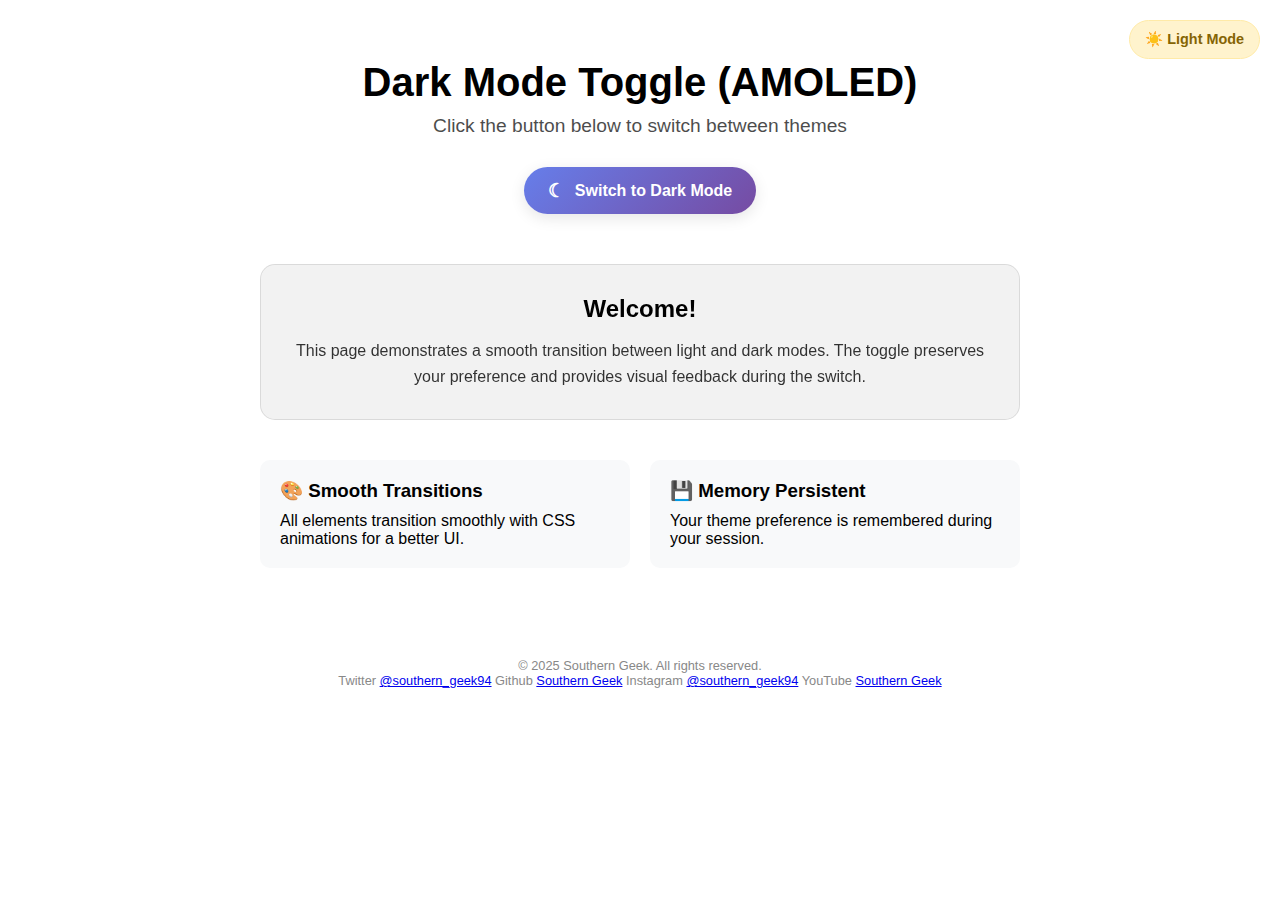
<file: HTML-CSS-JS/Small Projects/Dark Mode Switcher/index.html>
<!DOCTYPE html>
<html lang="en">
<head>
    <meta charset="UTF-8">
    <meta name="viewport" content="width=device-width, initial-scale=1.0">
    <title>Southern Geek's Dark Mode Toggle (AMOLED)</title>
    <style>
        * {
            margin: 0;
            padding: 0;
            box-sizing: border-box;
        }

        body {
            font-family: 'Arial', sans-serif;
            transition: background-color 0.3s ease, color 0.3s ease;
            min-height: 100vh;
            padding: 20px;
        }

        /* Light mode styles */
        body.light {
            background-color: #ffffff;
            color: #000000;
        }

        /* Dark mode styles */
        body.dark {
            background-color: #000000;
            color: #e0e0e0;
        }

        .container {
            max-width: 800px;
            margin: 0 auto;
            padding: 40px 20px;
        }

        .header {
            text-align: center;
            margin-bottom: 40px;
        }

        h1 {
            font-size: 2.5rem;
            margin-bottom: 10px;
            transition: color 0.3s ease;
        }

        .subtitle {
            font-size: 1.2rem;
            opacity: 0.7;
            margin-bottom: 30px;
        }

        .toggle-button {
            display: inline-flex;
            align-items: center;
            gap: 10px;
            padding: 12px 24px;
            border: none;
            border-radius: 25px;
            font-size: 1rem;
            font-weight: 600;
            cursor: pointer;
            transition: all 0.3s ease;
            box-shadow: 0 4px 15px rgba(0, 0, 0, 0.1);
        }

        .light .toggle-button {
            background: linear-gradient(135deg, #667eea 0%, #764ba2 100%);
            color: white;
        }

        .dark .toggle-button {
            background: linear-gradient(135deg, #ffeaa7 0%, #fab1a0 100%);
            color: #333;
        }

        .toggle-button:hover {
            transform: translateY(-2px);
            box-shadow: 0 6px 20px rgba(0, 0, 0, 0.2);
        }

        .toggle-button:active {
            transform: translateY(0);
        }

        .icon {
            font-size: 1.2rem;
            transition: transform 0.3s ease;
        }

        .toggle-button:hover .icon {
            transform: rotate(15deg);
        }

        .content {
            margin-top: 50px;
            text-align: center;
        }

        .card {
            background: rgba(255, 255, 255, 0.1);
            backdrop-filter: blur(10px);
            border-radius: 15px;
            padding: 30px;
            margin: 20px 0;
            border: 1px solid rgba(255, 255, 255, 0.2);
            transition: all 0.3s ease;
        }

        .light .card {
            background: rgba(0, 0, 0, 0.05);
            border: 1px solid rgba(0, 0, 0, 0.1);
        }

        .dark .card {
            background: rgba(255, 255, 255, 0.05);
            border: 1px solid rgba(255, 255, 255, 0.1);
        }

        .card h2 {
            margin-bottom: 15px;
            font-size: 1.5rem;
        }

        .card p {
            line-height: 1.6;
            opacity: 0.8;
        }

        .features {
            display: grid;
            grid-template-columns: repeat(auto-fit, minmax(250px, 1fr));
            gap: 20px;
            margin-top: 40px;
        }

        .feature {
            text-align: left;
            padding: 20px;
            border-radius: 10px;
            transition: all 0.3s ease;
        }

        .light .feature {
            background: #f8f9fa;
        }

        .dark .feature {
            background: #2d2d2d;
        }

        .feature h3 {
            margin-bottom: 10px;
            color: inherit;
        }

        .status {
            position: fixed;
            top: 20px;
            right: 20px;
            padding: 10px 15px;
            border-radius: 20px;
            font-size: 0.9rem;
            font-weight: 600;
            transition: all 0.3s ease;
        }

        .light .status {
            background: #fff3cd;
            color: #856404;
            border: 1px solid #ffeaa7;
        }

        .dark .status {
            background: #2d3748;
            color: #cbd5e0;
            border: 1px solid #4a5568;
        }
    </style>
</head>
<body class="light">
    <div class="status" id="status">☀️ Light Mode</div>
    
    <div class="container">
        <div class="header">
            <h1>Dark Mode Toggle (AMOLED)</h1>
            <p class="subtitle">Click the button below to switch between themes</p>
            <button class="toggle-button" id="themeToggle">
                <span class="icon" id="toggleIcon">🌙</span>
                <span id="toggleText">Switch to AMOLED Dark Mode</span>
            </button>
        </div>

        <div class="content">
            <div class="card">
                <h2>Welcome!</h2>
                <p>This page demonstrates a smooth transition between light and dark modes. The toggle preserves your preference and provides visual feedback during the switch.</p>
            </div>

            <div class="features">
                <div class="feature">
                    <h3>🎨 Smooth Transitions</h3>
                    <p>All elements transition smoothly with CSS animations for a better UI.</p>
                </div>
                <div class="feature">
                    <h3>💾 Memory Persistent</h3>
                    <p>Your theme preference is remembered during your session.</p>
                </div>
            </div>
        </div>
    </div>

    <script>
        // Get references to elements
        const body = document.body;
        const toggleButton = document.getElementById('themeToggle');
        const toggleIcon = document.getElementById('toggleIcon');
        const toggleText = document.getElementById('toggleText');
        const status = document.getElementById('status');

        // Track current theme
        let isDark = false;

        // Function to update theme
        function updateTheme() {
            if (isDark) {
                body.className = 'dark';
                toggleIcon.textContent = '☀️';
                toggleText.textContent = 'Switch to Light Mode';
                status.innerHTML = '☾ Dark Mode';
            } else {
                body.className = 'light';
                toggleIcon.textContent = '☾';
                toggleText.textContent = 'Switch to Dark Mode';
                status.innerHTML = '☀️ Light Mode';
            }
        }

        // Add click event listener to toggle button
        toggleButton.addEventListener('click', function() {
            isDark = !isDark;
            updateTheme();
            
            // Add a little animation feedback
            toggleButton.style.transform = 'scale(0.95)';
            setTimeout(() => {
                toggleButton.style.transform = '';
            }, 150);
        });

        // Initialize theme
        updateTheme();

        // Optional: Add keyboard support
        toggleButton.addEventListener('keydown', function(e) {
            if (e.key === 'Enter' || e.key === ' ') {
                e.preventDefault();
                toggleButton.click();
            }
        });
    </script>
    <footer style="text-align: center; margin-top: 50px; font-size: 0.8rem; color: #888;">
        &copy; 2025 Southern Geek. All rights reserved.
    <br />
        Twitter <a href="https://x.com/southern_geek94" target="_blank"> @southern_geek94</a>
        Github <a href="https://github.com/Southern-Geek" target="_blank"> Southern Geek</a>
        Instagram <a href="https://www.instagram.com/southerngeek94/" target="_blank"> @southern_geek94</a>
        YouTube <a href="https://www.youtube.com/@SouthernGeek-94/featured" target="_blank"> Southern Geek</a>
    </footer>
</body>
</html>
</file>
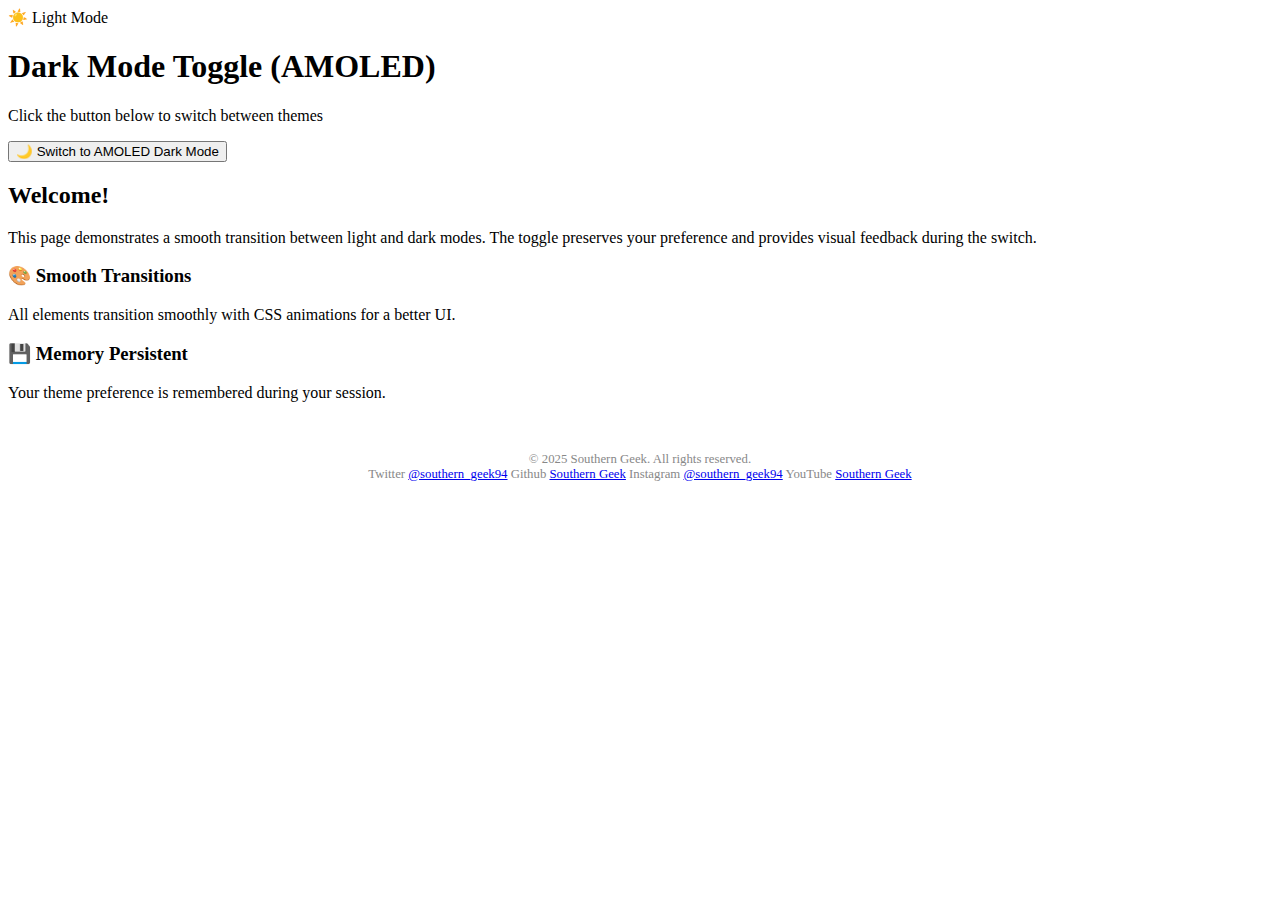
<file: HTML-CSS-JS/Small Projects/Dark Mode Switcher/Seperated/index.html>
<!DOCTYPE html>
<html lang="en">
<head>
    <meta charset="UTF-8">
    <meta name="viewport" content="width=device-width, initial-scale=1.0">
    <title>Southern Geek's Dark Mode Toggle (AMOLED)</title>
</head>
<body class="light">
    <div class="status" id="status">☀️ Light Mode</div>
    
    <div class="container">
        <div class="header">
            <h1>Dark Mode Toggle (AMOLED)</h1>
            <p class="subtitle">Click the button below to switch between themes</p>
            <button class="toggle-button" id="themeToggle">
                <span class="icon" id="toggleIcon">🌙</span>
                <span id="toggleText">Switch to AMOLED Dark Mode</span>
            </button>
        </div>

        <div class="content">
            <div class="card">
                <h2>Welcome!</h2>
                <p>This page demonstrates a smooth transition between light and dark modes. The toggle preserves your preference and provides visual feedback during the switch.</p>
            </div>

            <div class="features">
                <div class="feature">
                    <h3>🎨 Smooth Transitions</h3>
                    <p>All elements transition smoothly with CSS animations for a better UI.</p>
                </div>
                <div class="feature">
                    <h3>💾 Memory Persistent</h3>
                    <p>Your theme preference is remembered during your session.</p>
                </div>
            </div>
        </div>
    </div>
        <footer style="text-align: center; margin-top: 50px; font-size: 0.8rem; color: #888;">
        &copy; 2025 Southern Geek. All rights reserved.
    <br />
        Twitter <a href="https://x.com/southern_geek94" target="_blank"> @southern_geek94</a>
        Github <a href="https://github.com/Southern-Geek" target="_blank"> Southern Geek</a>
        Instagram <a href="https://www.instagram.com/southerngeek94/" target="_blank"> @southern_geek94</a>
        YouTube <a href="https://www.youtube.com/@SouthernGeek-94/featured" target="_blank"> Southern Geek</a>
    </footer>
</body>
</html>
</file>
